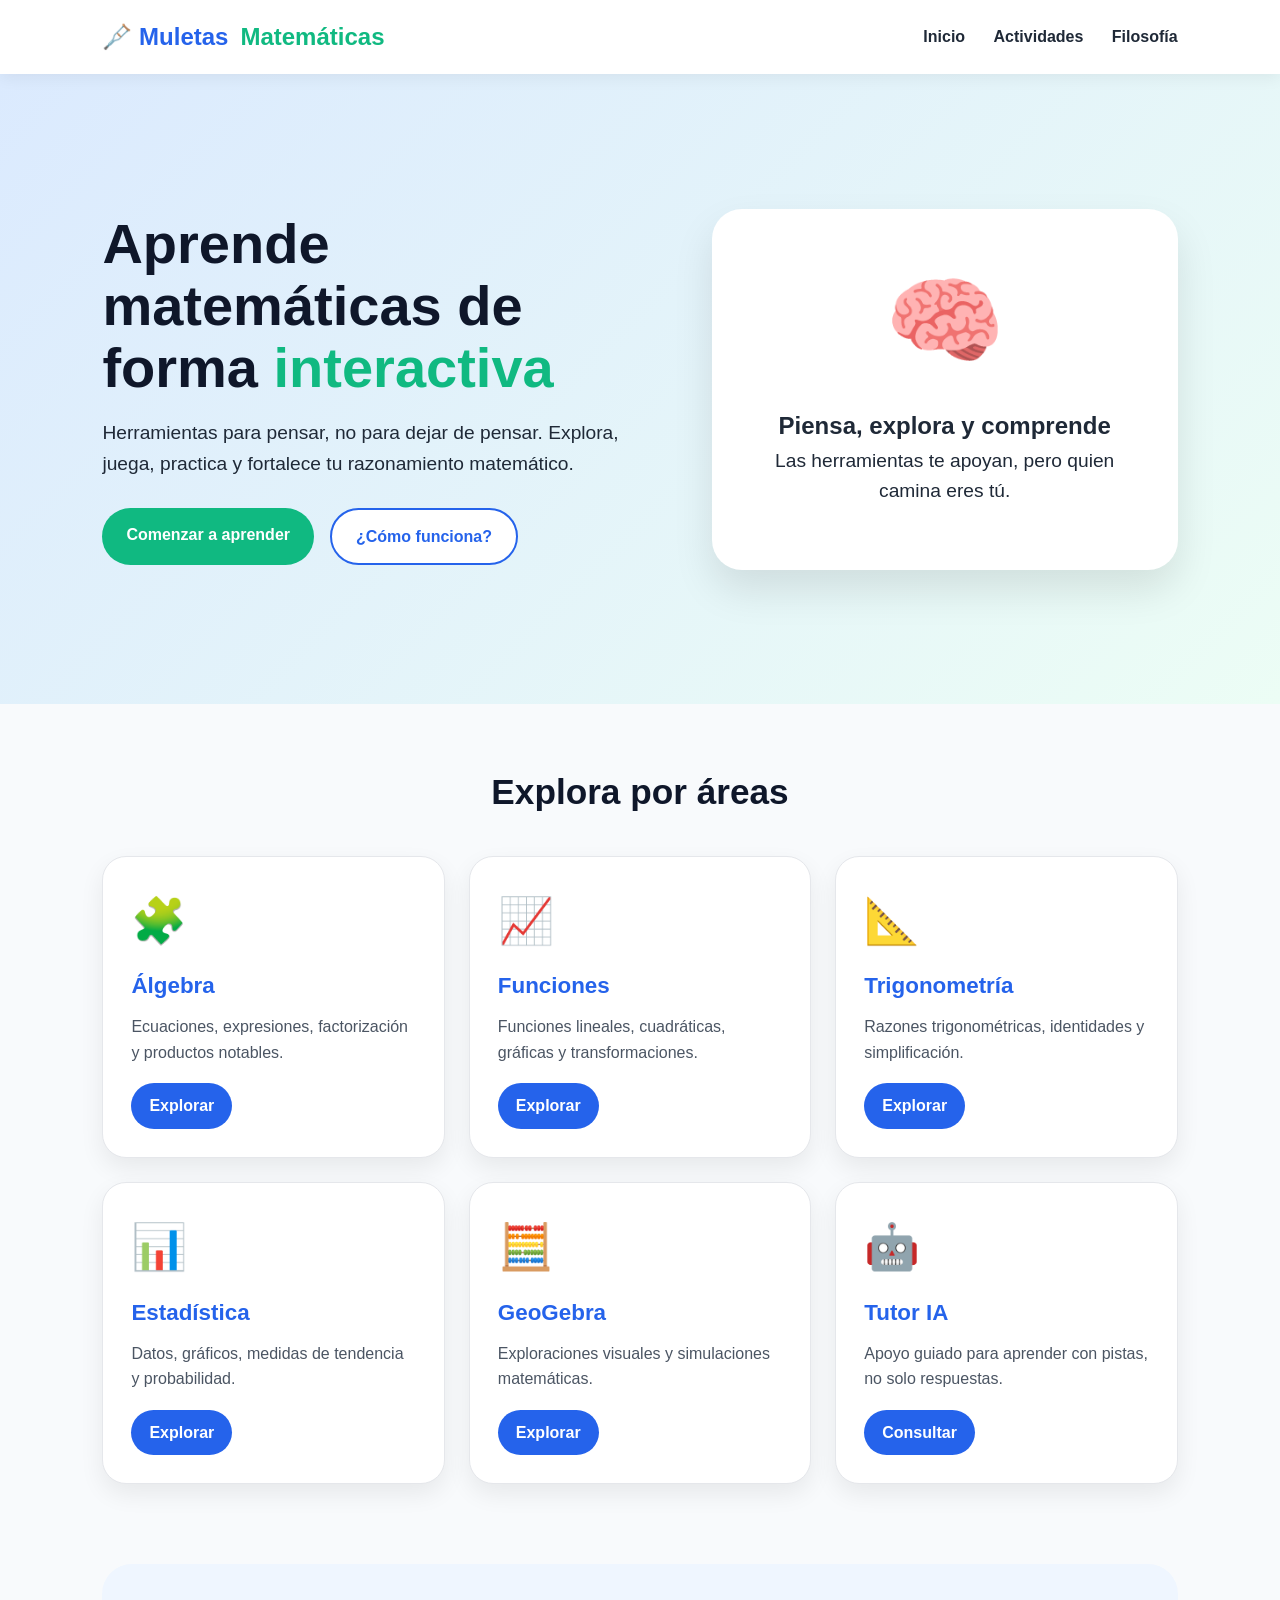
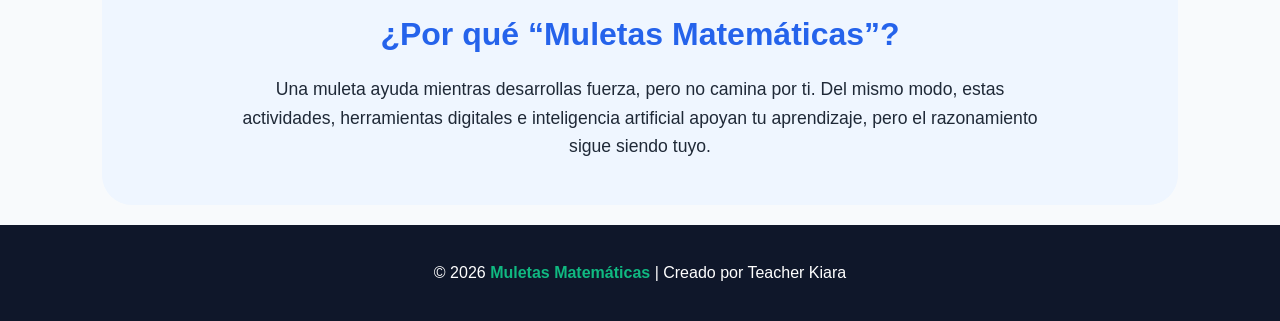
<file: index.html>
<!DOCTYPE html>
<html lang="es">
<head>
  <meta charset="UTF-8" />
  <meta name="viewport" content="width=device-width, initial-scale=1.0" />
  <title>Muletas Matemáticas</title>
  <style>
    :root{
      --azul:#2563EB;
      --verde:#10B981;
      --amarillo:#FBBF24;
      --gris:#F8FAFC;
      --texto:#1F2937;
      --oscuro:#0F172A;
    }

    *{box-sizing:border-box;margin:0;padding:0}

    body{
      font-family: Arial, sans-serif;
      background: var(--gris);
      color: var(--texto);
      line-height:1.6;
    }

    header{
      background:white;
      padding:18px 8%;
      display:flex;
      justify-content:space-between;
      align-items:center;
      box-shadow:0 4px 15px rgba(0,0,0,.06);
      position:sticky;
      top:0;
      z-index:10;
    }

    .logo{
      display:flex;
      align-items:center;
      gap:12px;
      font-weight:800;
      font-size:1.5rem;
      color:var(--azul);
    }

    .logo span{color:var(--verde)}

    nav a{
      margin-left:24px;
      text-decoration:none;
      color:var(--texto);
      font-weight:600;
    }

    nav a:hover{color:var(--azul)}

    .hero{
      min-height:70vh;
      padding:70px 8%;
      display:grid;
      grid-template-columns:1.1fr .9fr;
      gap:40px;
      align-items:center;
      background:linear-gradient(135deg,#DBEAFE,#ECFDF5);
    }

    .hero h1{
      font-size:3.5rem;
      line-height:1.1;
      color:#0F172A;
      margin-bottom:20px;
    }

    .hero h1 span{color:var(--verde)}

    .hero p{
      font-size:1.2rem;
      max-width:560px;
      margin-bottom:28px;
    }

    .botones{
      display:flex;
      gap:16px;
      flex-wrap:wrap;
    }

    .btn{
      padding:14px 24px;
      border-radius:999px;
      text-decoration:none;
      font-weight:800;
      display:inline-block;
    }

    .btn-verde{
      background:var(--verde);
      color:white;
    }

    .btn-blanco{
      background:white;
      color:var(--azul);
      border:2px solid var(--azul);
    }

    .hero-card{
      background:white;
      border-radius:30px;
      padding:35px;
      text-align:center;
      box-shadow:0 20px 40px rgba(0,0,0,.10);
    }

    .hero-card .icono{
      font-size:6rem;
      margin-bottom:10px;
    }

    section{
      padding:60px 8%;
    }

    .titulo-seccion{
      text-align:center;
      font-size:2.2rem;
      margin-bottom:35px;
      color:#0F172A;
    }

    .grid{
      display:grid;
      grid-template-columns:repeat(3,1fr);
      gap:24px;
    }

    .card{
      background:white;
      border-radius:24px;
      padding:28px;
      box-shadow:0 10px 25px rgba(0,0,0,.07);
      transition:.3s;
      border:1px solid #E5E7EB;
    }

    .card:hover{
      transform:translateY(-6px);
      box-shadow:0 18px 35px rgba(0,0,0,.12);
    }

    .card .emoji{
      font-size:2.8rem;
      margin-bottom:12px;
    }

    .card h3{
      font-size:1.4rem;
      margin-bottom:10px;
      color:var(--azul);
    }

    .card p{
      margin-bottom:18px;
      color:#4B5563;
    }

    .card a{
      color:white;
      background:var(--azul);
      text-decoration:none;
      padding:10px 18px;
      border-radius:999px;
      font-weight:700;
      display:inline-block;
    }

    .filosofia{
      background:#EFF6FF;
      text-align:center;
      border-radius:30px;
      margin:20px 8%;
      padding:45px;
    }

    .filosofia h2{
      color:var(--azul);
      font-size:2rem;
      margin-bottom:15px;
    }

    .filosofia p{
      max-width:800px;
      margin:auto;
      font-size:1.1rem;
    }

    footer{
      background:var(--oscuro);
      color:white;
      padding:35px 8%;
      text-align:center;
    }

    footer span{color:var(--verde);font-weight:800}

    @media(max-width:900px){
      .hero{
        grid-template-columns:1fr;
        text-align:center;
      }

      .hero p{margin-left:auto;margin-right:auto}

      .botones{justify-content:center}

      .grid{grid-template-columns:1fr}

      header{
        flex-direction:column;
        gap:14px;
      }

      nav a{
        margin:0 8px;
        font-size:.9rem;
      }

      .hero h1{font-size:2.5rem}
    }
  </style>
</head>
<body>

  <header>
    <div class="logo">🩼 Muletas <span>Matemáticas</span></div>
    <nav>
      <a href="#inicio">Inicio</a>
      <a href="#actividades">Actividades</a>
      <a href="#filosofia">Filosofía</a>
    </nav>
  </header>

  <main id="inicio">
    <section class="hero">
      <div>
        <h1>Aprende matemáticas de forma <span>interactiva</span></h1>
        <p>
          Herramientas para pensar, no para dejar de pensar.
          Explora, juega, practica y fortalece tu razonamiento matemático.
        </p>
        <div class="botones">
          <a class="btn btn-verde" href="#actividades">Comenzar a aprender</a>
          <a class="btn btn-blanco" href="#filosofia">¿Cómo funciona?</a>
        </div>
      </div>

      <div class="hero-card">
        <div class="icono">🧠</div>
        <h2>Piensa, explora y comprende</h2>
        <p>Las herramientas te apoyan, pero quien camina eres tú.</p>
      </div>
    </section>

    <section id="actividades">
      <h2 class="titulo-seccion">Explora por áreas</h2>

      <div class="grid">
        <div class="card">
          <div class="emoji">🧩</div>
          <h3>Álgebra</h3>
          <p>Ecuaciones, expresiones, factorización y productos notables.</p>
          <a href="algebra/ecuaciones-cuadraticas/">Explorar</a>
        </div>

        <div class="card">
          <div class="emoji">📈</div>
          <h3>Funciones</h3>
          <p>Funciones lineales, cuadráticas, gráficas y transformaciones.</p>
          <a href="funciones/maquina-de-funciones/">Explorar</a>
        </div>

        <div class="card">
          <div class="emoji">📐</div>
          <h3>Trigonometría</h3>
          <p>Razones trigonométricas, identidades y simplificación.</p>
          <a href="trigonometria/laboratorio-simplificacion/">Explorar</a>
        </div>

        <div class="card">
          <div class="emoji">📊</div>
          <h3>Estadística</h3>
          <p>Datos, gráficos, medidas de tendencia y probabilidad.</p>
          <a href="#">Explorar</a>
        </div>

        <div class="card">
          <div class="emoji">🧮</div>
          <h3>GeoGebra</h3>
          <p>Exploraciones visuales y simulaciones matemáticas.</p>
          <a href="#">Explorar</a>
        </div>

        <div class="card">
          <div class="emoji">🤖</div>
          <h3>Tutor IA</h3>
          <p>Apoyo guiado para aprender con pistas, no solo respuestas.</p>
          <a href="#">Consultar</a>
        </div>
      </div>
    </section>

    <section id="filosofia" class="filosofia">
      <h2>¿Por qué “Muletas Matemáticas”?</h2>
      <p>
        Una muleta ayuda mientras desarrollas fuerza, pero no camina por ti.
        Del mismo modo, estas actividades, herramientas digitales e inteligencia artificial
        apoyan tu aprendizaje, pero el razonamiento sigue siendo tuyo.
      </p>
    </section>
  </main>

  <footer>
    <p>© 2026 <span>Muletas Matemáticas</span> | Creado por Teacher Kiara</p>
  </footer>

</body>
</html>
</file>
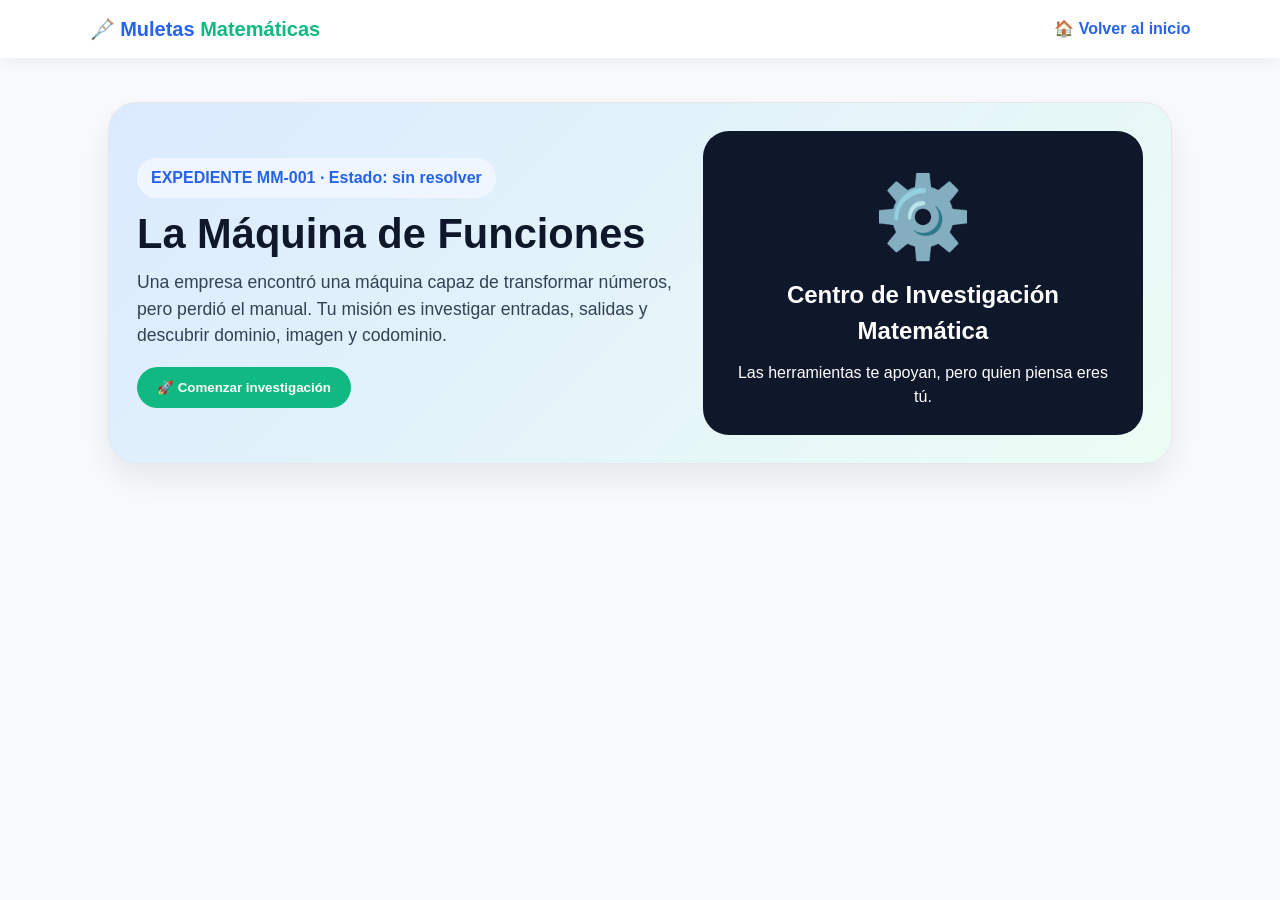
<file: funciones/maquina-de-funciones/index.html>
<!DOCTYPE html>
<html lang="es">
<head>
  <meta charset="UTF-8" />
  <meta name="viewport" content="width=device-width, initial-scale=1.0" />
  <title>MM-001 | La Máquina de Funciones</title>
  <style>
    :root{--blue:#2563EB;--green:#10B981;--yellow:#FBBF24;--bg:#F8FAFC;--text:#1F2937;--dark:#0F172A;--red:#EF4444;--purple:#7C3AED}
    *{box-sizing:border-box;margin:0;padding:0} body{font-family:Arial,sans-serif;background:var(--bg);color:var(--text);line-height:1.5}
    header{background:white;padding:14px 7%;display:flex;justify-content:space-between;align-items:center;box-shadow:0 4px 18px rgba(0,0,0,.06);position:sticky;top:0;z-index:10}
    .brand{font-weight:900;color:var(--blue);font-size:1.25rem}.brand span{color:var(--green)}.home{color:var(--blue);font-weight:800;text-decoration:none}
    .wrap{max-width:1100px;margin:auto;padding:26px 18px}.panel{background:white;border:1px solid #e5e7eb;border-radius:28px;box-shadow:0 15px 35px rgba(15,23,42,.08);padding:28px;margin:18px 0}
    .hero{display:grid;grid-template-columns:1.1fr .9fr;gap:28px;align-items:center;background:linear-gradient(135deg,#DBEAFE,#ECFDF5)}
    h1{font-size:2.6rem;line-height:1.08;color:var(--dark);margin-bottom:12px} h2{color:var(--dark);margin-bottom:12px}.lead{font-size:1.1rem;color:#334155;margin-bottom:18px}
    .badge{display:inline-block;background:#EFF6FF;color:var(--blue);padding:8px 14px;border-radius:999px;font-weight:800;margin-bottom:14px}
    button,.btn{border:none;border-radius:999px;padding:13px 20px;font-weight:900;cursor:pointer;text-decoration:none;display:inline-block}.primary{background:var(--green);color:white}.secondary{background:white;color:var(--blue);border:2px solid var(--blue)}
    .machine{background:#0F172A;color:white;border-radius:26px;padding:26px;text-align:center;position:relative;overflow:hidden}.gear{font-size:5rem;animation:spin 3s linear infinite;display:inline-block}.gear.run{animation-duration:.45s}@keyframes spin{from{transform:rotate(0)}to{transform:rotate(360deg)}}
    .layout{display:grid;grid-template-columns:1fr 1fr;gap:20px}.card{background:white;border:1px solid #e5e7eb;border-radius:22px;padding:20px}.input-row{display:flex;gap:10px;flex-wrap:wrap;margin-top:14px}
    input{padding:13px;border:2px solid #dbeafe;border-radius:16px;font-size:1rem;width:130px} table{width:100%;border-collapse:collapse;margin-top:10px;overflow:hidden;border-radius:14px} th,td{padding:12px;border-bottom:1px solid #e5e7eb;text-align:center}th{background:#EFF6FF;color:var(--blue)}
    .progress{height:10px;background:#e5e7eb;border-radius:999px;overflow:hidden;margin:16px 0}.bar{height:100%;background:linear-gradient(90deg,var(--blue),var(--green));width:0%;transition:.4s}.hidden{display:none!important}
    .choices{display:grid;grid-template-columns:repeat(2,1fr);gap:12px;margin-top:16px}.choice{background:#F8FAFC;border:2px solid #E5E7EB;color:var(--text);border-radius:18px;text-align:left}.choice:hover{border-color:var(--blue)}.ok{background:#ECFDF5!important;border-color:var(--green)!important}.bad{background:#FEF2F2!important;border-color:var(--red)!important}
    .discovery{background:#F5F3FF;border:2px solid #DDD6FE;color:#4C1D95;border-radius:22px;padding:18px;margin-top:15px;font-weight:800}.note{color:#64748B;font-size:.95rem}.report-grid{display:grid;grid-template-columns:repeat(2,1fr);gap:14px}.stars{color:#F59E0B;font-size:1.3rem}.footer-nav{display:flex;justify-content:space-between;gap:12px;margin-top:18px;flex-wrap:wrap}.pill{background:#F1F5F9;border-radius:999px;padding:8px 12px;font-weight:800;color:#334155;display:inline-block;margin:4px}
    @media(max-width:820px){.hero,.layout,.report-grid{grid-template-columns:1fr}h1{font-size:2rem}.choices{grid-template-columns:1fr}header{flex-direction:column;gap:8px}}
  </style>
</head>
<body>
<header><div class="brand">🩼 Muletas <span>Matemáticas</span></div><a class="home" href="../../">🏠 Volver al inicio</a></header>
<main class="wrap">
  <section id="screen-welcome" class="panel hero"><div><span class="badge">EXPEDIENTE MM-001 · Estado: sin resolver</span><h1>La Máquina de Funciones</h1><p class="lead">Una empresa encontró una máquina capaz de transformar números, pero perdió el manual. Tu misión es investigar entradas, salidas y descubrir dominio, imagen y codominio.</p><button class="primary" onclick="go('screen-mission')">🚀 Comenzar investigación</button></div><div class="machine"><div class="gear">⚙️</div><h2 style="color:white">Centro de Investigación Matemática</h2><p>Las herramientas te apoyan, pero quien piensa eres tú.</p></div></section>
  <section id="screen-mission" class="panel hidden"><span class="badge">Objetivo del laboratorio</span><h2>Hoy investigarás una función desde sus entradas y salidas</h2><p class="lead">Al cerrar este expediente podrás construir tablas de valores, identificar dominio, reconocer la imagen y diferenciarla del codominio.</p><div><span class="pill">📋 Tabla de valores</span><span class="pill">🔍 Dominio</span><span class="pill">📤 Imagen</span><span class="pill">🎯 Codominio</span><span class="pill">📈 Interpretación</span></div><div class="footer-nav"><button class="secondary" onclick="go('screen-welcome')">Atrás</button><button class="primary" onclick="go('screen-lab')">Entrar al laboratorio</button></div></section>
  <section id="screen-lab" class="panel hidden"><span class="badge">Caso 1 · La Máquina Lineal</span><h2>Regla activa: f(x) = 2x − 1</h2><div class="progress"><div id="progress-bar" class="bar"></div></div><div class="layout"><div class="machine"><div id="gear" class="gear">⚙️</div><p>Entrada → Máquina → Salida</p><h2 id="output" style="color:white;margin-top:14px">Salida: —</h2></div><div class="card"><h2>📋 Tabla de evidencia</h2><p class="note">Evalúa los valores sugeridos: -2, -1, 0, 1, 2.</p><div class="input-row"><input id="xval" type="number" placeholder="x" /><button class="primary" onclick="evaluateX()">Evaluar</button></div><table><thead><tr><th>Entrada x</th><th>Salida f(x)</th></tr></thead><tbody id="tbody"></tbody></table></div></div><div id="ready" class="discovery hidden">Evidencia suficiente encontrada.<br><br><button class="primary" onclick="go('screen-domain')">Analizar evidencia</button></div></section>
  <section id="screen-domain" class="panel hidden"><span class="badge">Hallazgo 1</span><h2>¿Qué valores ingresaron a la máquina?</h2><p class="note">Aún no diremos el nombre matemático. Primero identifica la evidencia.</p><div class="choices"><button class="choice" onclick="check(this,false)">{-5, -3, -1, 1, 3}</button><button class="choice" onclick="check(this,true,'domain')">{-2, -1, 0, 1, 2}</button><button class="choice" onclick="check(this,false)">Todos los reales</button><button class="choice" onclick="check(this,false)">{0, 1, 2, 3}</button></div><div id="domain" class="discovery hidden">✨ Hallazgo confirmado: acabas de descubrir el <b>DOMINIO</b>. Es el conjunto de valores de entrada.</div><div class="footer-nav"><button class="secondary" onclick="go('screen-lab')">Atrás</button><button class="primary" onclick="go('screen-image')">Continuar investigación</button></div></section>
  <section id="screen-image" class="panel hidden"><span class="badge">Hallazgo 2</span><h2>¿Qué valores produjo la máquina?</h2><div class="choices"><button class="choice" onclick="check(this,true,'image')">{-5, -3, -1, 1, 3}</button><button class="choice" onclick="check(this,false)">{-2, -1, 0, 1, 2}</button><button class="choice" onclick="check(this,false)">Todos los reales</button><button class="choice" onclick="check(this,false)">{1, 2, 3, 4, 5}</button></div><div id="image" class="discovery hidden">✨ Hallazgo confirmado: ese conjunto recibe el nombre de <b>IMAGEN</b> o recorrido.</div><div class="footer-nav"><button class="secondary" onclick="go('screen-domain')">Atrás</button><button class="primary" onclick="go('screen-codomain')">Continuar investigación</button></div></section>
  <section id="screen-codomain" class="panel hidden"><span class="badge">Formalización</span><h2>Dominio, imagen y codominio</h2><div class="layout"><div class="card"><h2>🔍 Dominio</h2><p>Valores que pueden entrar en la función.</p></div><div class="card"><h2>📤 Imagen</h2><p>Valores que realmente salieron al evaluar la función.</p></div><div class="card"><h2>🎯 Codominio</h2><p>Conjunto de salidas posibles definido para la función. No siempre coincide con la imagen.</p></div><div class="card"><h2>🧠 Idea clave</h2><p>Primero observaste la tabla; luego construiste los conceptos.</p></div></div><div class="footer-nav"><button class="secondary" onclick="go('screen-image')">Atrás</button><button class="primary" onclick="go('screen-restriction')">Siguiente caso</button></div></section>
  <section id="screen-restriction" class="panel hidden"><span class="badge">Caso 2 · La Máquina con restricción</span><h2>Función: f(x) = 1/x</h2><p class="lead">La máquina acepta muchos valores, pero hay uno que la detiene.</p><div class="input-row"><input id="rx" type="number" placeholder="Prueba x" /><button class="primary" onclick="restriction()">Probar</button></div><div id="restriction-msg" class="discovery hidden"></div><div class="footer-nav"><button class="secondary" onclick="go('screen-codomain')">Atrás</button><button class="primary" onclick="go('screen-report')">Cerrar expediente</button></div></section>
  <section id="screen-report" class="panel hidden"><span class="badge">Expediente MM-001 completado</span><h1>Reporte del Investigador</h1><div class="report-grid"><div class="card"><h2>Dominio</h2><div class="stars">★★★★★</div></div><div class="card"><h2>Imagen</h2><div class="stars">★★★★★</div></div><div class="card"><h2>Codominio</h2><div class="stars">★★★★☆</div></div><div class="card"><h2>Interpretación</h2><div class="stars">★★★★★</div></div></div><div class="discovery">🏅 Insignia obtenida: <b>Investigador de Funciones</b><br>Has construido conceptos a partir de evidencia matemática.</div><div class="footer-nav"><a class="btn secondary" href="../../">Volver a Muletas Matemáticas</a><button class="primary" onclick="location.reload()">Reiniciar laboratorio</button></div></section>
</main>
<script>
const expected=[-2,-1,0,1,2], rows=[];function go(id){document.querySelectorAll('main > section').forEach(s=>s.classList.add('hidden'));document.getElementById(id).classList.remove('hidden');window.scrollTo({top:0,behavior:'smooth'})}
function evaluateX(){const input=document.getElementById('xval');const x=Number(input.value);if(!expected.includes(x)){alert('Pista: usa uno de estos valores: -2, -1, 0, 1, 2.');return}if(rows.find(r=>r.x===x)){alert('Ese valor ya fue investigado.');return}const y=2*x-1;rows.push({x,y});document.getElementById('gear').classList.add('run');setTimeout(()=>document.getElementById('gear').classList.remove('run'),700);document.getElementById('output').textContent='Salida: '+y;renderTable();input.value='';document.getElementById('progress-bar').style.width=(rows.length/expected.length*100)+'%';if(rows.length===expected.length)document.getElementById('ready').classList.remove('hidden')}
function renderTable(){rows.sort((a,b)=>a.x-b.x);document.getElementById('tbody').innerHTML=rows.map(r=>`<tr><td>${r.x}</td><td>${r.y}</td></tr>`).join('')}
function check(btn,ok,reveal){btn.classList.add(ok?'ok':'bad');if(ok&&reveal)document.getElementById(reveal).classList.remove('hidden')}
function restriction(){const x=Number(document.getElementById('rx').value);const box=document.getElementById('restriction-msg');box.classList.remove('hidden');if(x===0){box.innerHTML='⚠️ Sistema detenido: no es posible dividir entre cero. Por eso 0 no pertenece al dominio de f(x)=1/x.'}else if(!isNaN(x)){box.innerHTML=`✅ Hallazgo confirmado: f(${x}) = ${1/x}. Este valor sí pertenece al dominio.`}else{box.innerHTML='Ingresa un número para probar la máquina.'}}
</script>
</body>
</html>
</file>
